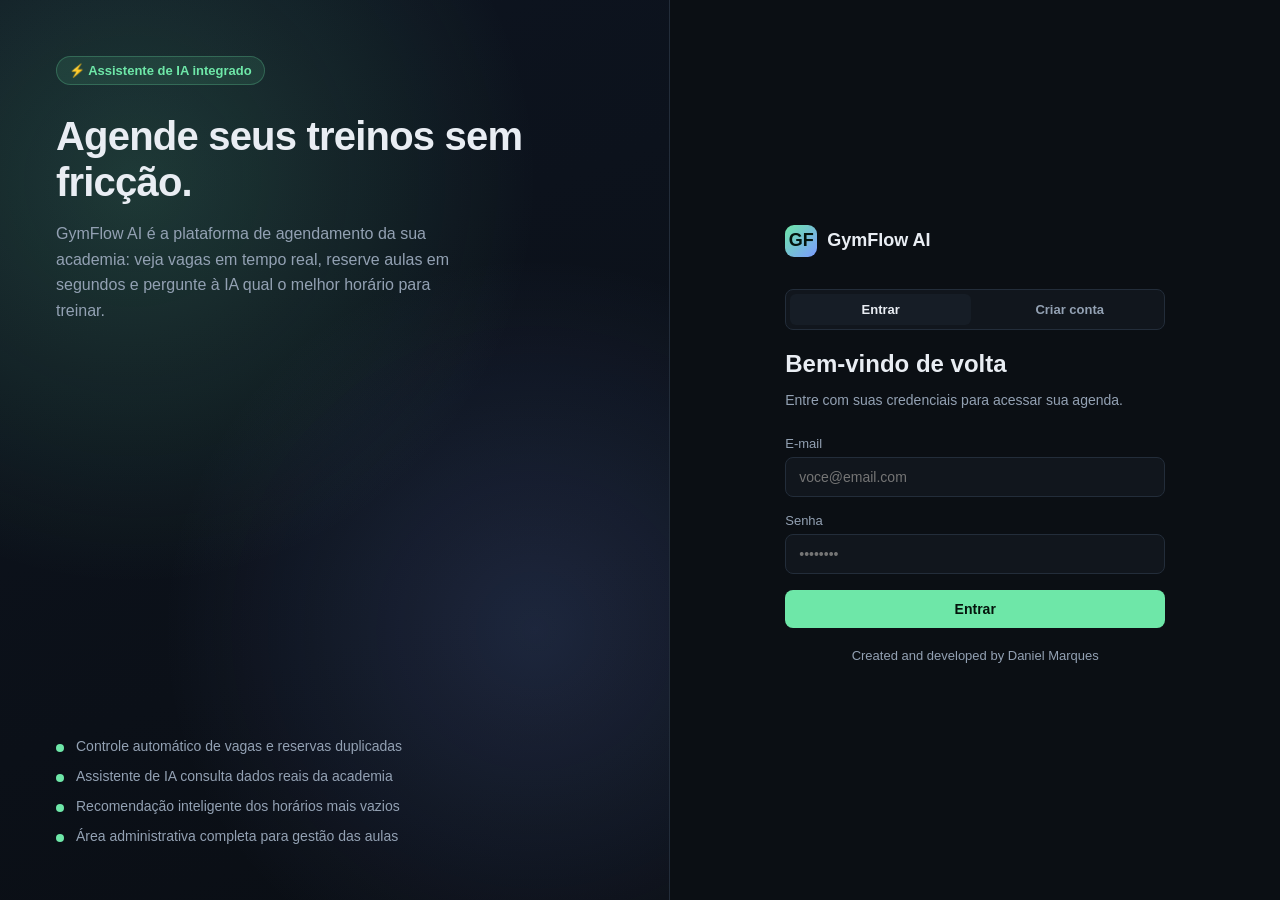
<file: frontend/index.html>
<!DOCTYPE html>
<html lang="pt-BR">
<head>
  <meta charset="UTF-8" />
  <meta name="viewport" content="width=device-width, initial-scale=1.0" />
  <title>GymFlow AI — Entrar</title>
  <link rel="stylesheet" href="css/style.css" />
</head>
<body>
  <div class="auth-shell">
    <div class="auth-visual">
      <div>
        <span class="tag">⚡ Assistente de IA integrado</span>
        <h1>Agende seus treinos sem fricção.</h1>
        <p>
          GymFlow AI é a plataforma de agendamento da sua academia: veja vagas em
          tempo real, reserve aulas em segundos e pergunte à IA qual o melhor
          horário para treinar.
        </p>
      </div>
      <div class="feature-list">
        <div class="item"><span class="dot"></span> Controle automático de vagas e reservas duplicadas</div>
        <div class="item"><span class="dot"></span> Assistente de IA consulta dados reais da academia</div>
        <div class="item"><span class="dot"></span> Recomendação inteligente dos horários mais vazios</div>
        <div class="item"><span class="dot"></span> Área administrativa completa para gestão das aulas</div>
      </div>
    </div>

    <div class="auth-form-side">
      <div class="auth-card">
        <div class="brand">
          <span class="logo">GF</span>
          GymFlow AI
        </div>

        <div class="role-toggle">
          <button type="button" id="tab-login" class="active">Entrar</button>
          <button type="button" id="tab-register">Criar conta</button>
        </div>

        <div id="alert-box"></div>

        <form id="login-form">
          <h2>Bem-vindo de volta</h2>
          <p class="subtitle">Entre com suas credenciais para acessar sua agenda.</p>
          <div class="field">
            <label for="login-email">E-mail</label>
            <input type="email" id="login-email" required placeholder="voce@email.com" />
          </div>
          <div class="field">
            <label for="login-password">Senha</label>
            <input type="password" id="login-password" required placeholder="••••••••" />
          </div>
          <button type="submit" class="btn btn-primary btn-block">Entrar</button>
          <p class="form-footer">Created and developed by Daniel Marques</p>
        </form>

        <form id="register-form" class="hidden">
          <h2>Criar sua conta</h2>
          <p class="subtitle">Cadastre-se como aluno para começar a reservar aulas.</p>
          <div class="field">
            <label for="register-name">Nome completo</label>
            <input type="text" id="register-name" required placeholder="Seu nome" />
          </div>
          <div class="field">
            <label for="register-email">E-mail</label>
            <input type="email" id="register-email" required placeholder="voce@email.com" />
          </div>
          <div class="field">
            <label for="register-password">Senha</label>
            <input type="password" id="register-password" required minlength="6" placeholder="Mínimo 6 caracteres" />
          </div>
          <button type="submit" class="btn btn-primary btn-block">Criar conta</button>
        </form>
      </div>
    </div>
  </div>

  <script src="js/config.js"></script>
  <script src="js/api.js"></script>
  <script src="js/auth.js"></script>
</body>
</html>
</file>
<file: frontend/css/style.css>
:root {
  --bg: #0b0f14;
  --bg-soft: #11161d;
  --surface: #161d26;
  --surface-hover: #1c2530;
  --border: #232d3a;
  --text: #e9edf3;
  --text-dim: #93a1b3;
  --text-faint: #5c6a7d;
  --primary: #6ee7a8;
  --primary-strong: #34d399;
  --primary-ink: #04140c;
  --accent: #7c9bff;
  --danger: #ff6b6b;
  --danger-bg: rgba(255, 107, 107, 0.12);
  --warning: #ffb454;
  --radius-sm: 8px;
  --radius: 14px;
  --radius-lg: 20px;
  --shadow: 0 10px 30px rgba(0, 0, 0, 0.35);
  --font: -apple-system, BlinkMacSystemFont, "Segoe UI", Roboto, Helvetica, Arial, sans-serif;
}

* { box-sizing: border-box; }

html, body {
  margin: 0;
  padding: 0;
  background: var(--bg);
  color: var(--text);
  font-family: var(--font);
  min-height: 100vh;
}

a { color: inherit; }

.hidden { display: none !important; }

/* ---------- Layout: auth pages ---------- */
.auth-shell {
  min-height: 100vh;
  display: grid;
  grid-template-columns: 1.1fr 1fr;
}

@media (max-width: 900px) {
  .auth-shell { grid-template-columns: 1fr; }
  .auth-visual { display: none; }
}

.auth-visual {
  background:
    radial-gradient(circle at 20% 20%, rgba(110, 231, 168, 0.18), transparent 45%),
    radial-gradient(circle at 80% 70%, rgba(124, 155, 255, 0.16), transparent 45%),
    linear-gradient(160deg, #0d1420, #0a0e14);
  padding: 56px;
  display: flex;
  flex-direction: column;
  justify-content: space-between;
  border-right: 1px solid var(--border);
}

.auth-visual .tag {
  display: inline-flex;
  gap: 8px;
  align-items: center;
  font-size: 13px;
  font-weight: 600;
  color: var(--primary);
  background: rgba(110, 231, 168, 0.1);
  border: 1px solid rgba(110, 231, 168, 0.25);
  padding: 6px 12px;
  border-radius: 999px;
  width: fit-content;
}

.auth-visual h1 {
  font-size: 40px;
  line-height: 1.15;
  margin: 28px 0 12px;
  letter-spacing: -0.02em;
}

.auth-visual p {
  color: var(--text-dim);
  font-size: 16px;
  max-width: 420px;
  line-height: 1.6;
}

.feature-list {
  display: flex;
  flex-direction: column;
  gap: 14px;
  margin-top: 36px;
}

.feature-list .item {
  display: flex;
  gap: 12px;
  align-items: flex-start;
  color: var(--text-dim);
  font-size: 14px;
}

.feature-list .dot {
  width: 8px; height: 8px; border-radius: 50%;
  background: var(--primary);
  margin-top: 6px;
  flex-shrink: 0;
}

.auth-form-side {
  display: flex;
  align-items: center;
  justify-content: center;
  padding: 40px 24px;
}

.auth-card {
  width: 100%;
  max-width: 380px;
}

.brand {
  display: flex;
  align-items: center;
  gap: 10px;
  font-weight: 700;
  font-size: 18px;
  margin-bottom: 32px;
}

.brand .logo {
  width: 32px; height: 32px;
  border-radius: 9px;
  background: linear-gradient(135deg, var(--primary), var(--accent));
  display: flex; align-items: center; justify-content: center;
  color: var(--primary-ink);
  font-weight: 800;
}

.auth-card h2 { font-size: 24px; margin: 0 0 6px; }
.auth-card .subtitle { color: var(--text-dim); font-size: 14px; margin-bottom: 28px; }

.field { margin-bottom: 16px; }
.field label {
  display: block;
  font-size: 13px;
  color: var(--text-dim);
  margin-bottom: 6px;
  font-weight: 500;
}

input, select, textarea {
  width: 100%;
  background: var(--bg-soft);
  border: 1px solid var(--border);
  color: var(--text);
  padding: 11px 13px;
  border-radius: var(--radius-sm);
  font-size: 14px;
  font-family: inherit;
  outline: none;
  transition: border-color 0.15s ease, box-shadow 0.15s ease;
}

input:focus, select:focus, textarea:focus {
  border-color: var(--primary-strong);
  box-shadow: 0 0 0 3px rgba(52, 211, 153, 0.15);
}

.btn {
  display: inline-flex;
  align-items: center;
  justify-content: center;
  gap: 8px;
  border: none;
  border-radius: var(--radius-sm);
  padding: 11px 18px;
  font-size: 14px;
  font-weight: 600;
  cursor: pointer;
  transition: transform 0.1s ease, opacity 0.15s ease, background 0.15s ease;
  font-family: inherit;
}

.btn:active { transform: scale(0.98); }
.btn-primary { background: var(--primary); color: var(--primary-ink); }
.btn-primary:hover { background: var(--primary-strong); }
.btn-secondary { background: var(--surface); color: var(--text); border: 1px solid var(--border); }
.btn-secondary:hover { background: var(--surface-hover); }
.btn-danger { background: var(--danger-bg); color: var(--danger); border: 1px solid rgba(255,107,107,0.25); }
.btn-danger:hover { background: rgba(255,107,107,0.2); }
.btn-block { width: 100%; }
.btn-sm { padding: 7px 12px; font-size: 13px; }
.btn:disabled { opacity: 0.5; cursor: not-allowed; }

.form-footer {
  margin-top: 20px;
  font-size: 13px;
  color: var(--text-dim);
  text-align: center;
}
.form-footer button {
  background: none; border: none; color: var(--primary); cursor: pointer;
  font-weight: 600; font-size: 13px; font-family: inherit; padding: 0;
}

.alert {
  padding: 10px 13px;
  border-radius: var(--radius-sm);
  font-size: 13px;
  margin-bottom: 16px;
  border: 1px solid transparent;
}
.alert-error { background: var(--danger-bg); color: var(--danger); border-color: rgba(255,107,107,0.25); }
.alert-success { background: rgba(110, 231, 168, 0.1); color: var(--primary); border-color: rgba(110, 231, 168, 0.25); }

.role-toggle {
  display: flex;
  gap: 8px;
  background: var(--bg-soft);
  border: 1px solid var(--border);
  border-radius: var(--radius-sm);
  padding: 4px;
  margin-bottom: 20px;
}
.role-toggle button {
  flex: 1;
  background: none;
  border: none;
  padding: 8px;
  border-radius: 6px;
  color: var(--text-dim);
  font-size: 13px;
  font-weight: 600;
  cursor: pointer;
  font-family: inherit;
}
.role-toggle button.active { background: var(--surface); color: var(--text); }

/* ---------- App shell (dashboard/admin) ---------- */
.app-shell { display: grid; grid-template-columns: 240px 1fr; min-height: 100vh; }
@media (max-width: 860px) { .app-shell { grid-template-columns: 1fr; } .sidebar { display: none; } }

.sidebar {
  background: var(--bg-soft);
  border-right: 1px solid var(--border);
  padding: 24px 16px;
  display: flex;
  flex-direction: column;
  gap: 6px;
}

.sidebar .brand { padding: 0 8px; margin-bottom: 28px; }

.nav-link {
  display: flex;
  align-items: center;
  gap: 10px;
  padding: 10px 12px;
  border-radius: var(--radius-sm);
  color: var(--text-dim);
  font-size: 14px;
  font-weight: 500;
  cursor: pointer;
  border: none;
  background: none;
  text-align: left;
  width: 100%;
  font-family: inherit;
}
.nav-link:hover { background: var(--surface); color: var(--text); }
.nav-link.active { background: var(--surface); color: var(--primary); }

.sidebar-footer {
  margin-top: auto;
  border-top: 1px solid var(--border);
  padding-top: 16px;
  display: flex;
  flex-direction: column;
  gap: 10px;
}

.user-chip {
  display: flex;
  align-items: center;
  gap: 10px;
  padding: 8px;
  font-size: 13px;
}
.avatar {
  width: 32px; height: 32px; border-radius: 50%;
  background: linear-gradient(135deg, var(--accent), var(--primary));
  display: flex; align-items: center; justify-content: center;
  font-weight: 700; font-size: 13px; color: #0a0e14; flex-shrink: 0;
}
.user-chip .name { font-weight: 600; color: var(--text); }
.user-chip .role { color: var(--text-faint); font-size: 12px; text-transform: capitalize; }

.main {
  padding: 32px 40px;
  max-width: 1200px;
  width: 100%;
}
@media (max-width: 640px) { .main { padding: 20px; } }

.topbar {
  display: flex;
  justify-content: space-between;
  align-items: flex-start;
  margin-bottom: 28px;
  flex-wrap: wrap;
  gap: 16px;
}
.topbar h1 { font-size: 26px; margin: 0 0 4px; letter-spacing: -0.01em; }
.topbar p { color: var(--text-dim); margin: 0; font-size: 14px; }

.stat-grid {
  display: grid;
  grid-template-columns: repeat(auto-fit, minmax(180px, 1fr));
  gap: 16px;
  margin-bottom: 28px;
}
.stat-card {
  background: var(--surface);
  border: 1px solid var(--border);
  border-radius: var(--radius);
  padding: 18px 20px;
}
.stat-card .label { color: var(--text-dim); font-size: 13px; margin-bottom: 8px; }
.stat-card .value { font-size: 28px; font-weight: 700; letter-spacing: -0.02em; }
.stat-card .value.accent { color: var(--primary); }

.filters {
  display: flex;
  gap: 10px;
  flex-wrap: wrap;
  margin-bottom: 22px;
}
.filters select, .filters input { width: auto; min-width: 160px; }

.class-grid {
  display: grid;
  grid-template-columns: repeat(auto-fill, minmax(280px, 1fr));
  gap: 16px;
}

.card {
  background: var(--surface);
  border: 1px solid var(--border);
  border-radius: var(--radius);
  padding: 20px;
}

.class-card { display: flex; flex-direction: column; gap: 12px; }
.class-card .top-row { display: flex; justify-content: space-between; align-items: flex-start; gap: 10px; }
.class-card .category-badge {
  font-size: 11px; font-weight: 700; text-transform: uppercase; letter-spacing: 0.04em;
  color: var(--accent); background: rgba(124, 155, 255, 0.12);
  padding: 4px 9px; border-radius: 999px;
}
.class-card h3 { margin: 0; font-size: 17px; }
.class-card .meta { color: var(--text-dim); font-size: 13px; display: flex; flex-direction: column; gap: 4px; }
.class-card .meta span { display: flex; align-items: center; gap: 6px; }

.spots-indicator { display: flex; align-items: center; gap: 8px; font-size: 13px; }
.spots-bar { flex: 1; height: 6px; border-radius: 999px; background: var(--bg-soft); overflow: hidden; }
.spots-bar-fill { height: 100%; border-radius: 999px; background: var(--primary); transition: width 0.2s ease; }
.spots-bar-fill.warn { background: var(--warning); }
.spots-bar-fill.full { background: var(--danger); }
.spots-label { color: var(--text-dim); white-space: nowrap; font-variant-numeric: tabular-nums; }

.badge { font-size: 11px; font-weight: 700; padding: 3px 8px; border-radius: 999px; }
.badge-full { background: var(--danger-bg); color: var(--danger); }
.badge-confirmed { background: rgba(110,231,168,0.12); color: var(--primary); }
.badge-cancelled { background: var(--bg-soft); color: var(--text-faint); }

.empty-state {
  text-align: center;
  padding: 60px 20px;
  color: var(--text-dim);
}
.empty-state .icon { font-size: 36px; margin-bottom: 12px; }

.list { display: flex; flex-direction: column; gap: 12px; }
.list-item {
  background: var(--surface);
  border: 1px solid var(--border);
  border-radius: var(--radius);
  padding: 16px 20px;
  display: flex;
  justify-content: space-between;
  align-items: center;
  gap: 16px;
  flex-wrap: wrap;
}
.list-item .info h4 { margin: 0 0 4px; font-size: 15px; }
.list-item .info p { margin: 0; color: var(--text-dim); font-size: 13px; }

/* ---------- Chat ---------- */
.chat-shell {
  background: var(--surface);
  border: 1px solid var(--border);
  border-radius: var(--radius-lg);
  display: flex;
  flex-direction: column;
  height: 70vh;
  max-height: 640px;
  overflow: hidden;
}
.chat-messages {
  flex: 1;
  overflow-y: auto;
  padding: 24px;
  display: flex;
  flex-direction: column;
  gap: 16px;
}
.msg { display: flex; gap: 10px; max-width: 82%; }
.msg.user { align-self: flex-end; flex-direction: row-reverse; }
.msg .avatar { width: 28px; height: 28px; font-size: 11px; }
.msg .bubble {
  padding: 12px 15px;
  border-radius: 14px;
  font-size: 14px;
  line-height: 1.55;
  white-space: pre-wrap;
}
.msg.assistant .bubble { background: var(--bg-soft); border: 1px solid var(--border); border-top-left-radius: 4px; }
.msg.user .bubble { background: var(--primary); color: var(--primary-ink); border-top-right-radius: 4px; font-weight: 500; }
.msg .tools-used { font-size: 11px; color: var(--text-faint); margin-top: 6px; }

.chat-suggestions {
  display: flex;
  gap: 8px;
  flex-wrap: wrap;
  padding: 0 24px 16px;
}
.chip {
  background: var(--bg-soft);
  border: 1px solid var(--border);
  color: var(--text-dim);
  padding: 7px 12px;
  border-radius: 999px;
  font-size: 12px;
  cursor: pointer;
  font-family: inherit;
}
.chip:hover { color: var(--text); border-color: var(--primary-strong); }

.chat-input-row {
  display: flex;
  gap: 10px;
  padding: 16px 20px;
  border-top: 1px solid var(--border);
}
.chat-input-row input { flex: 1; }

/* ---------- Tabs ---------- */
.tabs { display: flex; gap: 4px; border-bottom: 1px solid var(--border); margin-bottom: 24px; }
.tab-btn {
  background: none; border: none; color: var(--text-dim);
  padding: 10px 16px; font-size: 14px; font-weight: 500; cursor: pointer;
  border-bottom: 2px solid transparent; font-family: inherit;
}
.tab-btn.active { color: var(--text); border-color: var(--primary); }

/* ---------- Admin forms ---------- */
.form-grid { display: grid; grid-template-columns: repeat(auto-fit, minmax(200px, 1fr)); gap: 14px; }
.form-card { margin-bottom: 24px; }
.form-card h3 { margin: 0 0 4px; font-size: 16px; }
.form-card .desc { color: var(--text-dim); font-size: 13px; margin: 0 0 18px; }
.form-actions { margin-top: 6px; display: flex; justify-content: flex-end; }

table { width: 100%; border-collapse: collapse; font-size: 13px; }
th { text-align: left; color: var(--text-dim); font-weight: 600; padding: 10px 12px; border-bottom: 1px solid var(--border); }
td { padding: 10px 12px; border-bottom: 1px solid var(--border); }
tr:last-child td { border-bottom: none; }

.loading { color: var(--text-faint); font-size: 13px; padding: 20px 0; }

.toast-container { position: fixed; top: 20px; right: 20px; display: flex; flex-direction: column; gap: 10px; z-index: 100; }
.toast {
  background: var(--surface); border: 1px solid var(--border); border-radius: var(--radius-sm);
  padding: 12px 16px; font-size: 13px; box-shadow: var(--shadow); min-width: 220px;
  animation: toast-in 0.2s ease;
}
.toast.error { border-color: rgba(255,107,107,0.4); color: var(--danger); }
.toast.success { border-color: rgba(110,231,168,0.4); color: var(--primary); }
@keyframes toast-in { from { opacity: 0; transform: translateY(-8px); } to { opacity: 1; transform: translateY(0); } }
</file>
